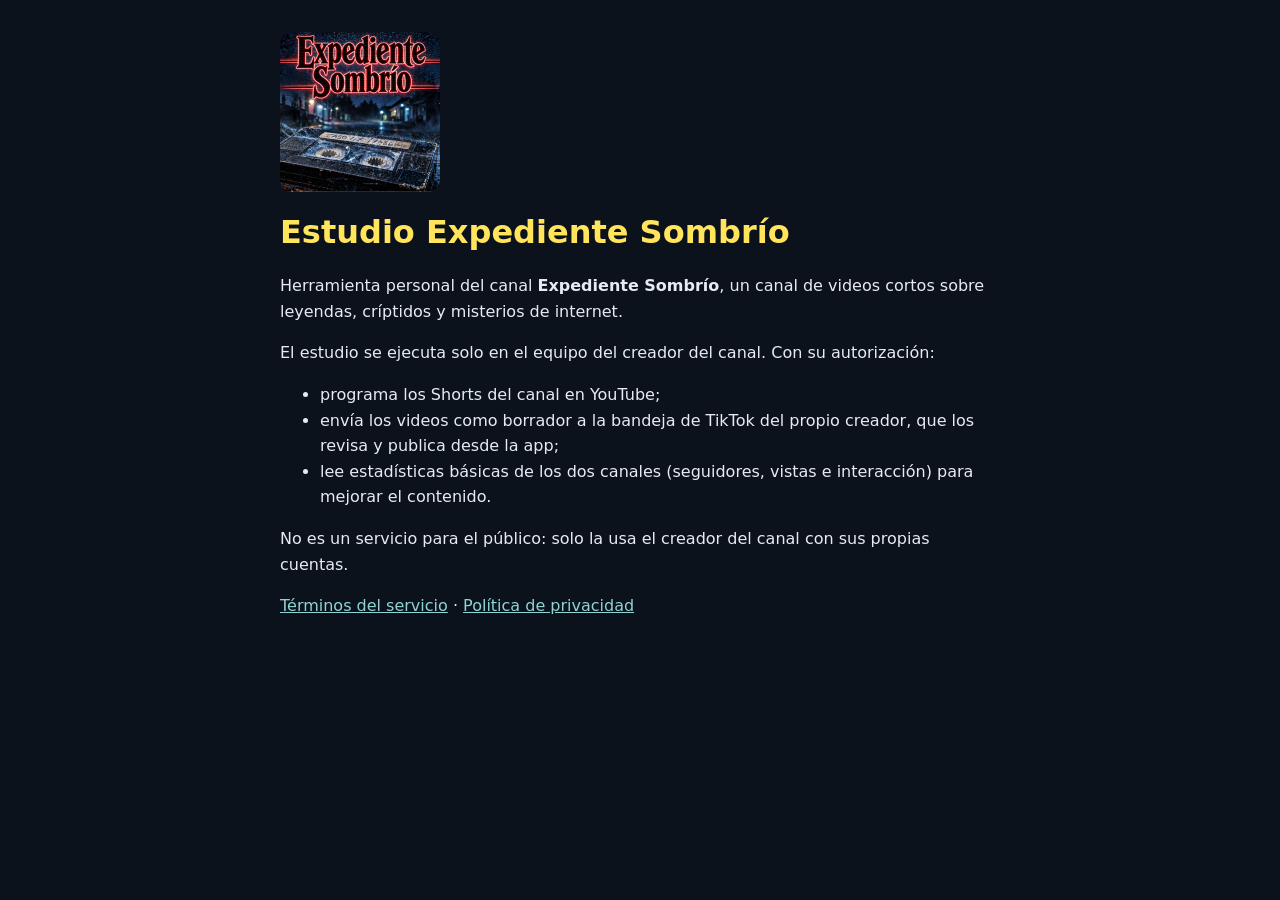
<file: index.html>
<!doctype html>
<html lang="es">
<head>
<meta charset="utf-8">
<meta name="viewport" content="width=device-width, initial-scale=1">
<title>Estudio Expediente Sombrío</title>
<link rel="stylesheet" href="estilo.css">
</head>
<body>
<main>
<img src="icono.png" alt="Expediente Sombrío" width="160" height="160">
<h1>Estudio Expediente Sombrío</h1>
<p>Herramienta personal del canal <b>Expediente Sombrío</b>, un canal de videos cortos sobre leyendas,
críptidos y misterios de internet.</p>
<p>El estudio se ejecuta solo en el equipo del creador del canal. Con su autorización:</p>
<ul>
<li>programa los Shorts del canal en YouTube;</li>
<li>envía los videos como borrador a la bandeja de TikTok del propio creador, que los revisa y publica desde la app;</li>
<li>lee estadísticas básicas de los dos canales (seguidores, vistas e interacción) para mejorar el contenido.</li>
</ul>
<p>No es un servicio para el público: solo la usa el creador del canal con sus propias cuentas.</p>
<p><a href="terminos.html">Términos del servicio</a> · <a href="privacidad.html">Política de privacidad</a></p>
</main>
</body>
</html>
</file>
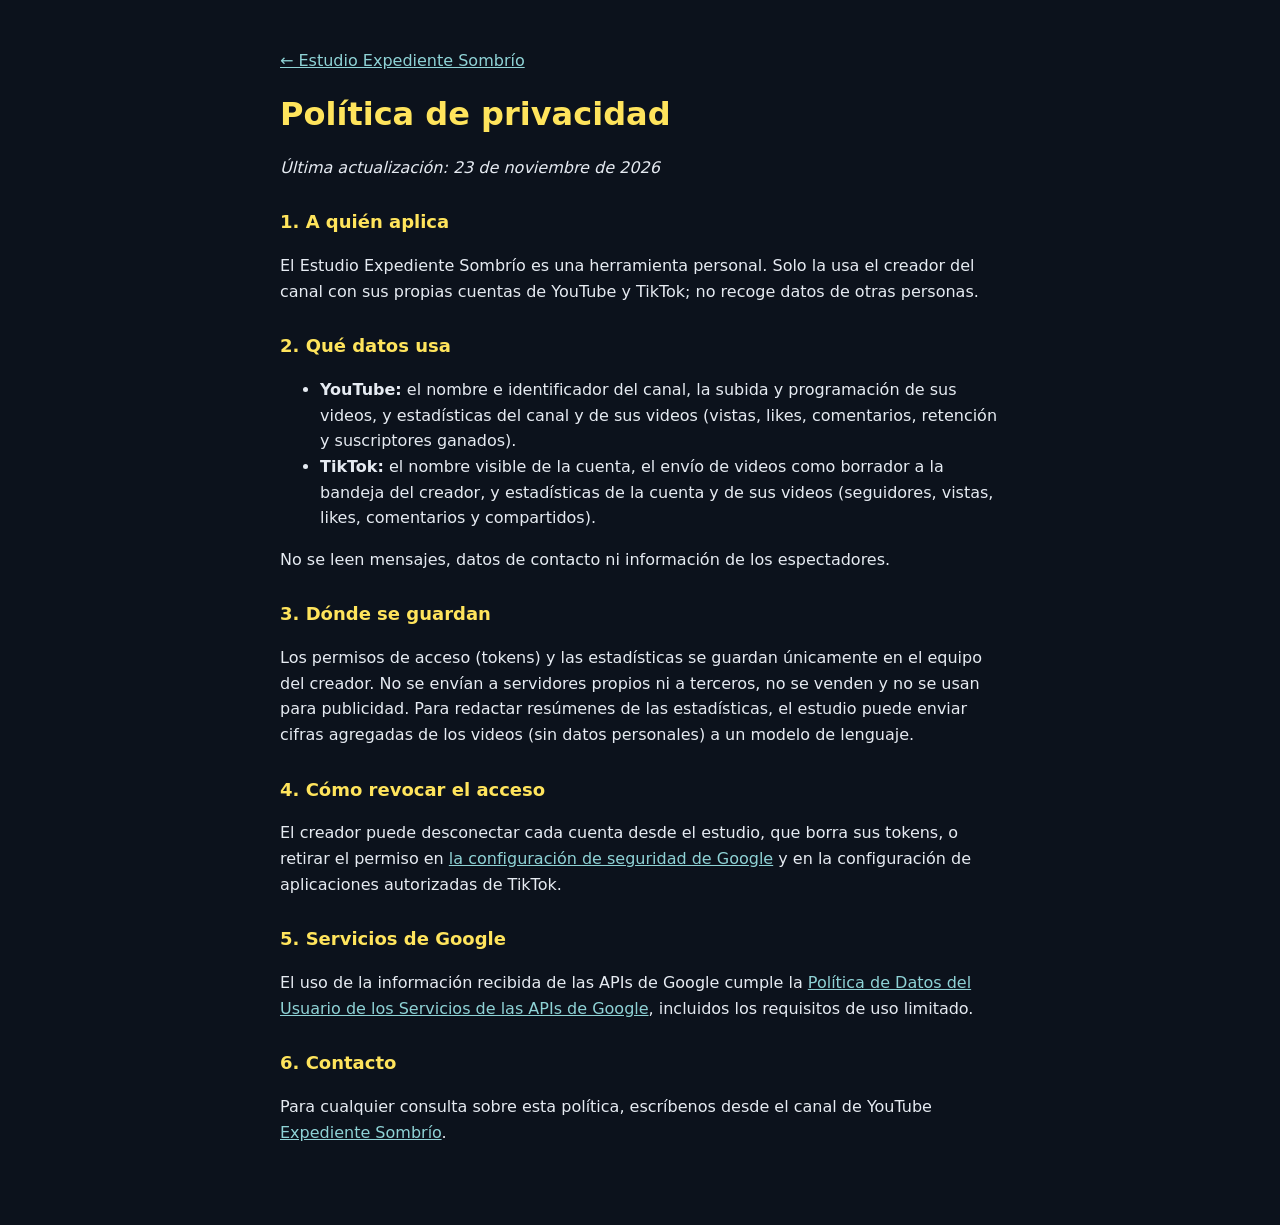
<file: privacidad.html>
<!doctype html>
<html lang="es">
<head>
<meta charset="utf-8">
<meta name="viewport" content="width=device-width, initial-scale=1">
<title>Política de privacidad · Estudio Expediente Sombrío</title>
<link rel="stylesheet" href="estilo.css">
</head>
<body>
<main>
<p><a href="index.html">← Estudio Expediente Sombrío</a></p>
<h1>Política de privacidad</h1>
<p><i>Última actualización: 23 de noviembre de 2026</i></p>

<h2>1. A quién aplica</h2>
<p>El Estudio Expediente Sombrío es una herramienta personal. Solo la usa el creador del canal con
sus propias cuentas de YouTube y TikTok; no recoge datos de otras personas.</p>

<h2>2. Qué datos usa</h2>
<ul>
<li><b>YouTube:</b> el nombre e identificador del canal, la subida y programación de sus videos, y
estadísticas del canal y de sus videos (vistas, likes, comentarios, retención y suscriptores ganados).</li>
<li><b>TikTok:</b> el nombre visible de la cuenta, el envío de videos como borrador a la bandeja del
creador, y estadísticas de la cuenta y de sus videos (seguidores, vistas, likes, comentarios y compartidos).</li>
</ul>
<p>No se leen mensajes, datos de contacto ni información de los espectadores.</p>

<h2>3. Dónde se guardan</h2>
<p>Los permisos de acceso (tokens) y las estadísticas se guardan únicamente en el equipo del creador.
No se envían a servidores propios ni a terceros, no se venden y no se usan para publicidad.
Para redactar resúmenes de las estadísticas, el estudio puede enviar cifras agregadas de los videos
(sin datos personales) a un modelo de lenguaje.</p>

<h2>4. Cómo revocar el acceso</h2>
<p>El creador puede desconectar cada cuenta desde el estudio, que borra sus tokens, o retirar el permiso en
<a href="https://myaccount.google.com/permissions">la configuración de seguridad de Google</a>
y en la configuración de aplicaciones autorizadas de TikTok.</p>

<h2>5. Servicios de Google</h2>
<p>El uso de la información recibida de las APIs de Google cumple la
<a href="https://developers.google.com/terms/api-services-user-data-policy">Política de Datos del
Usuario de los Servicios de las APIs de Google</a>, incluidos los requisitos de uso limitado.</p>

<h2>6. Contacto</h2>
<p>Para cualquier consulta sobre esta política, escríbenos desde el canal de YouTube
<a href="https://www.youtube.com/channel/UCGWhrAnX_dZYbL6pjOAdNmQ">Expediente Sombrío</a>.</p>
</main>
</body>
</html>
</file>
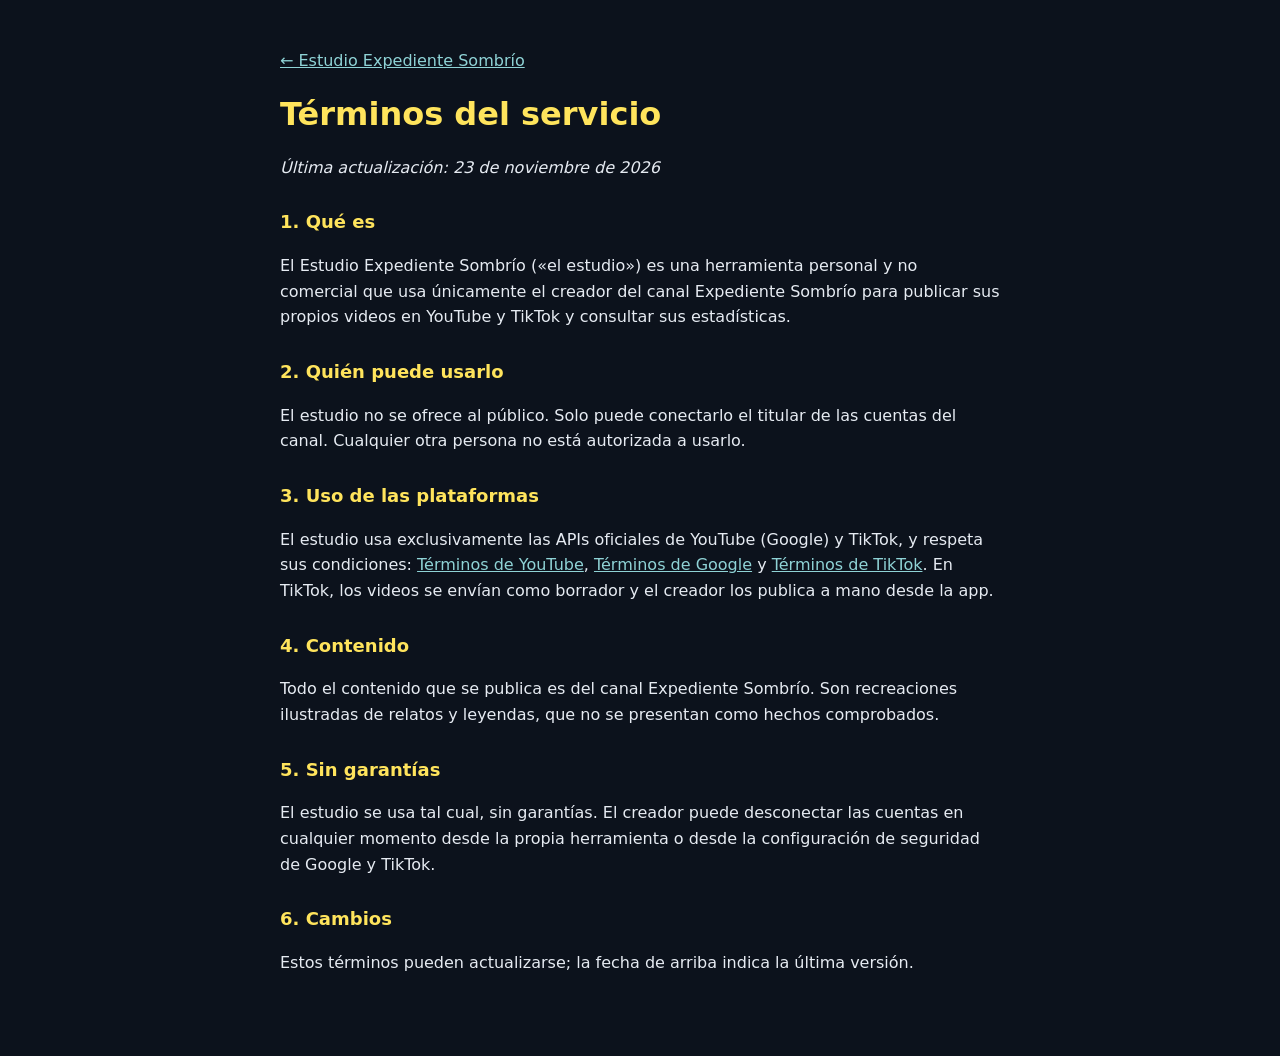
<file: terminos.html>
<!doctype html>
<html lang="es">
<head>
<meta charset="utf-8">
<meta name="viewport" content="width=device-width, initial-scale=1">
<title>Términos del servicio · Estudio Expediente Sombrío</title>
<link rel="stylesheet" href="estilo.css">
</head>
<body>
<main>
<p><a href="index.html">← Estudio Expediente Sombrío</a></p>
<h1>Términos del servicio</h1>
<p><i>Última actualización: 23 de noviembre de 2026</i></p>

<h2>1. Qué es</h2>
<p>El Estudio Expediente Sombrío («el estudio») es una herramienta personal y no comercial que usa
únicamente el creador del canal Expediente Sombrío para publicar sus propios videos en YouTube y
TikTok y consultar sus estadísticas.</p>

<h2>2. Quién puede usarlo</h2>
<p>El estudio no se ofrece al público. Solo puede conectarlo el titular de las cuentas del canal.
Cualquier otra persona no está autorizada a usarlo.</p>

<h2>3. Uso de las plataformas</h2>
<p>El estudio usa exclusivamente las APIs oficiales de YouTube (Google) y TikTok, y respeta sus
condiciones: <a href="https://www.youtube.com/t/terms">Términos de YouTube</a>,
<a href="https://policies.google.com/terms">Términos de Google</a> y
<a href="https://www.tiktok.com/legal/page/global/terms-of-service/es">Términos de TikTok</a>.
En TikTok, los videos se envían como borrador y el creador los publica a mano desde la app.</p>

<h2>4. Contenido</h2>
<p>Todo el contenido que se publica es del canal Expediente Sombrío. Son recreaciones ilustradas
de relatos y leyendas, que no se presentan como hechos comprobados.</p>

<h2>5. Sin garantías</h2>
<p>El estudio se usa tal cual, sin garantías. El creador puede desconectar las cuentas en cualquier
momento desde la propia herramienta o desde la configuración de seguridad de Google y TikTok.</p>

<h2>6. Cambios</h2>
<p>Estos términos pueden actualizarse; la fecha de arriba indica la última versión.</p>
</main>
</body>
</html>
</file>
<file: estilo.css>
:root { color-scheme: dark; }
body { margin: 0; background: #0c121c; color: #e6ebf2; font: 16px/1.6 system-ui, "Segoe UI", sans-serif; }
main { max-width: 720px; margin: 0 auto; padding: 32px 16px 64px; }
h1 { color: #ffe45c; line-height: 1.2; }
h2 { color: #ffe45c; font-size: 18px; margin-top: 28px; }
a { color: #8fd3d6; }
img { border-radius: 12px; display: block; margin-bottom: 12px; }
</file>
